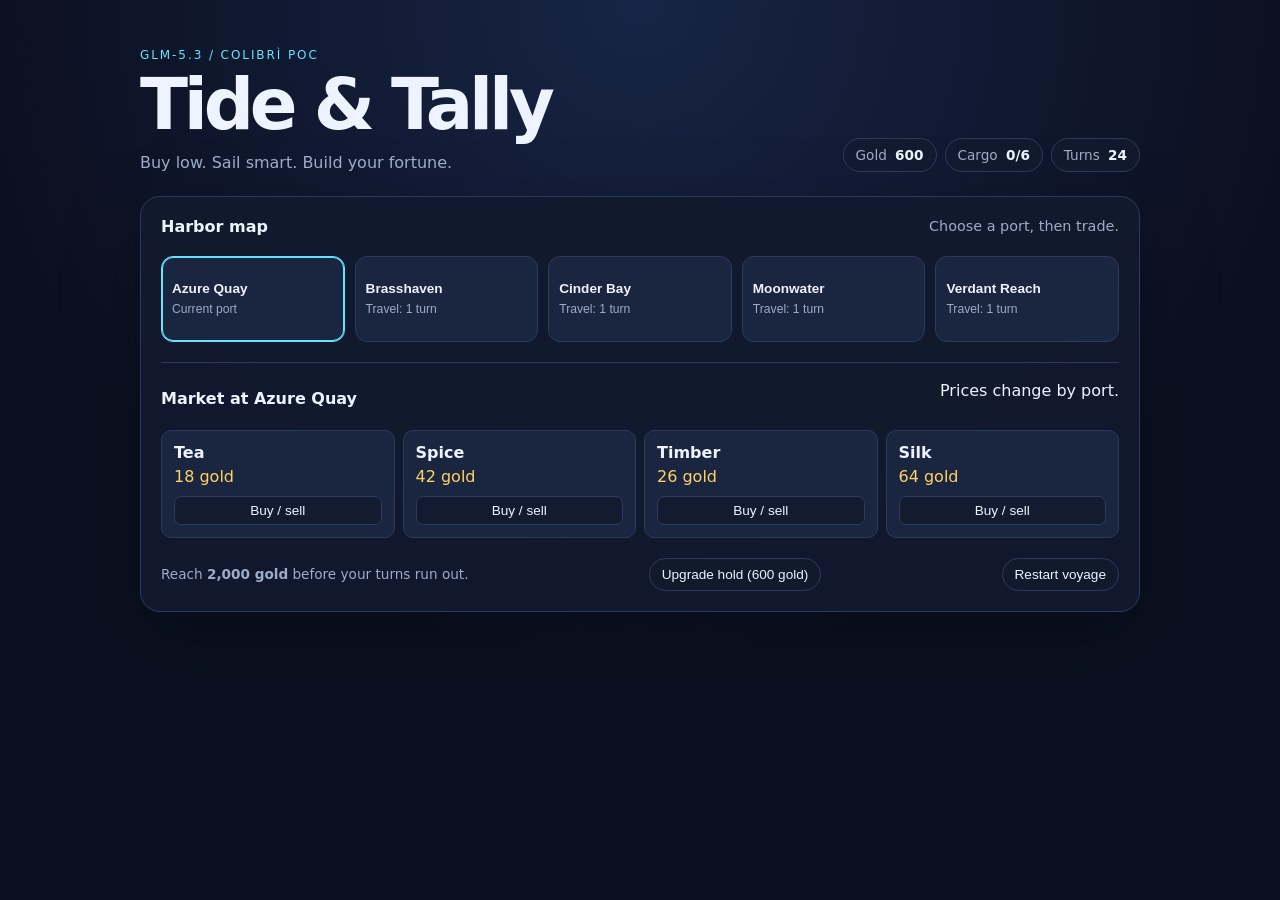
<file: index.html>
<!doctype html>
<html lang="en">
<head>
  <meta charset="utf-8">
  <meta name="viewport" content="width=device-width, initial-scale=1">
  <meta name="description" content="Tide &amp; Tally is a dependency-free browser merchant trading game and local AI coding benchmark for GLM-5.3-Flash and Colibrì.">
  <meta name="keywords" content="merchant trading game, browser game, JavaScript game, local AI coding benchmark, GLM-5.3-Flash, Colibrì">
  <meta property="og:title" content="Tide &amp; Tally: The Model Harbor">
  <meta property="og:description" content="Buy low, sail smart, and test how local AI models build a small browser game.">
  <meta property="og:type" content="website">
  <title>Tide &amp; Tally: The Model Harbor</title>
  <link rel="stylesheet" href="style.css">
</head>
<body>
  <main class="shell">
    <header class="header">
      <div>
        <p class="eyebrow">GLM-5.3 / Colibrì POC</p>
        <h1>Tide &amp; Tally</h1>
        <p class="lede">Buy low. Sail smart. Build your fortune.</p>
      </div>
      <div class="stats" aria-label="Game status">
        <span>Gold <strong id="gold">600</strong></span>
        <span>Cargo <strong id="cargo">0/6</strong></span>
        <span>Turns <strong id="turns">24</strong></span>
      </div>
    </header>

    <section class="game-panel" aria-labelledby="game-heading">
      <div class="panel-row">
        <h2 id="game-heading">Harbor map</h2>
        <p id="message" role="status">Choose a port, then trade.</p>
      </div>
      <div id="board" class="board" role="application" aria-label="Tide &amp; Tally port map"></div>
      <section class="market" aria-labelledby="market-heading">
        <div class="panel-row"><h2 id="market-heading">Market at <span id="port-name">Azure Quay</span></h2><p>Prices change by port.</p></div>
        <div id="market-list" class="market-list"></div>
      </section>
      <div class="controls">
        <span>Reach <strong>2,000 gold</strong> before your turns run out.</span>
        <button id="upgrade" type="button">Upgrade ship</button>
        <button id="restart" type="button">Restart voyage</button>
      </div>
    </section>
  </main>
  <script src="game.js"></script>
</body>
</html>
</file>
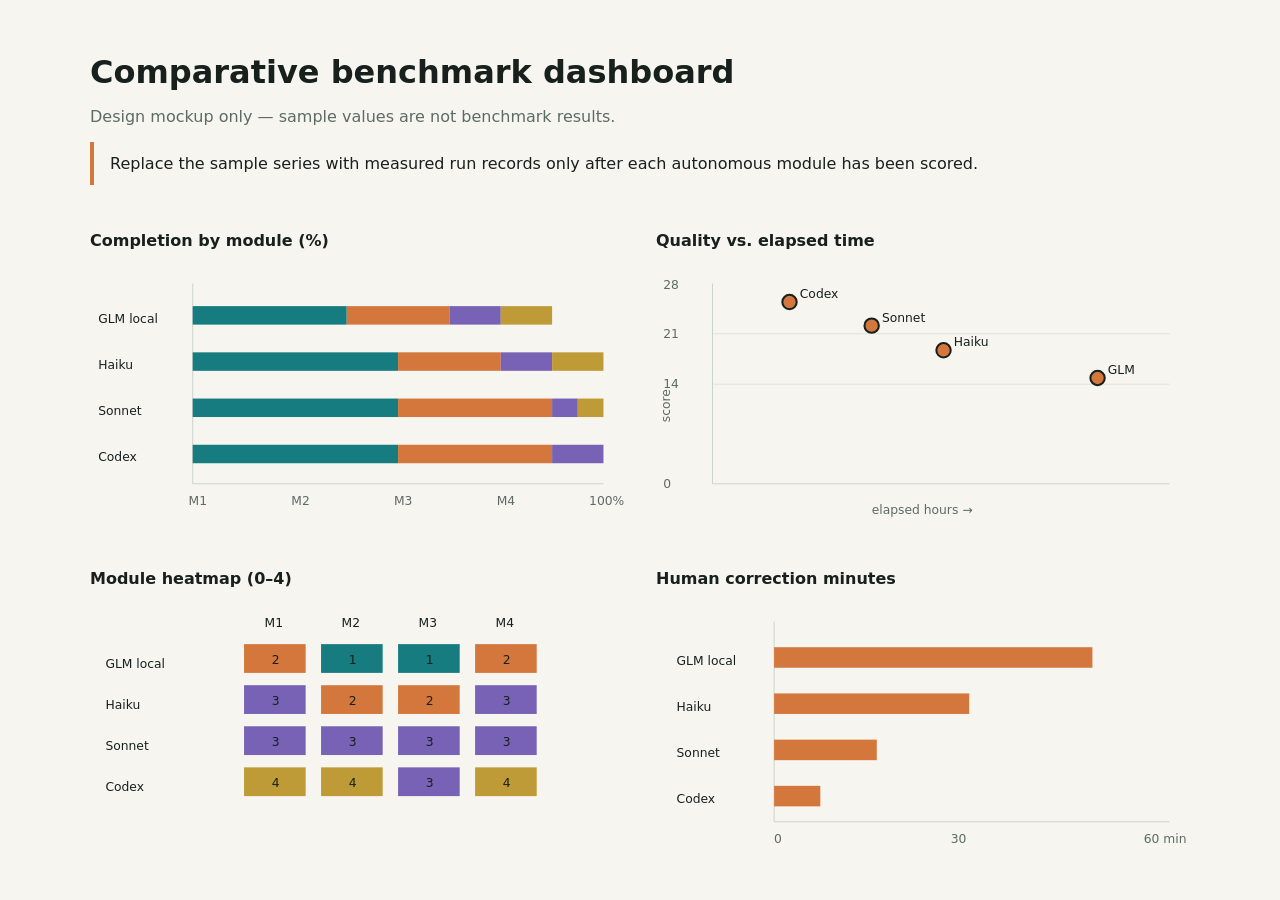
<file: results/benchmark-dashboard.html>
<!doctype html>
<html lang="en">
<meta charset="utf-8">
<meta name="viewport" content="width=device-width, initial-scale=1">
<title>Tide &amp; Tally benchmark dashboard mockup</title>
<style>
  :root { color-scheme: light dark; font-family: system-ui, sans-serif; --bg: light-dark(#f7f5ef, #171918); --fg: light-dark(#17201d, #edf2ee); --muted: light-dark(#5d6b65, #aab9b1); --line: light-dark(#ccd4ce, #3b4741); --one: #167c80; --two: #d4773c; --three: #7762b5; --four: #bf9b37; }
  body { margin: 0; padding: 2rem; background: var(--bg); color: var(--fg); }
  main { max-width: 1100px; margin: auto; }
  h1 { margin-bottom: .25rem; } p { color: var(--muted); }
  .notice { border-left: 4px solid var(--two); padding: .75rem 1rem; margin: 1rem 0 2rem; }
  .grid { display: grid; grid-template-columns: repeat(2, minmax(0, 1fr)); gap: 2rem; }
  section { min-width: 0; } h2 { font-size: 1rem; }
  svg { width: 100%; height: auto; overflow: visible; }
  .axis, .gridline { stroke: var(--line); stroke-width: 1; } .gridline { opacity: .55; }
  text { fill: var(--fg); font-size: 12px; } .muted { fill: var(--muted); }
  .bar.one, .cell.one { fill: var(--one); } .bar.two, .cell.two { fill: var(--two); } .bar.three, .cell.three { fill: var(--three); } .bar.four, .cell.four { fill: var(--four); }
  .dot { fill: var(--two); stroke: var(--fg); stroke-width: 2; } .line { stroke: var(--one); stroke-width: 3; fill: none; }
  @media (max-width: 720px) { body { padding: 1rem; } .grid { grid-template-columns: 1fr; } }
</style>
<main>
  <h1>Comparative benchmark dashboard</h1>
  <p>Design mockup only — sample values are not benchmark results.</p>
  <div class="notice">Replace the sample series with measured run records only after each autonomous module has been scored.</div>
  <div class="grid">
    <section><h2>Completion by module (%)</h2><svg viewBox="0 0 520 250" role="img" aria-label="Illustrative completion bars by model and module">
      <line class="axis" x1="100" y1="20" x2="100" y2="215"/><line class="axis" x1="100" y1="215" x2="500" y2="215"/>
      <text x="8" y="58">GLM local</text><text x="8" y="103">Haiku</text><text x="8" y="148">Sonnet</text><text x="8" y="193">Codex</text>
      <rect class="bar one" x="100" y="42" width="150" height="18"/><rect class="bar two" x="250" y="42" width="100" height="18"/><rect class="bar three" x="350" y="42" width="50" height="18"/><rect class="bar four" x="400" y="42" width="50" height="18"/>
      <rect class="bar one" x="100" y="87" width="200" height="18"/><rect class="bar two" x="300" y="87" width="100" height="18"/><rect class="bar three" x="400" y="87" width="50" height="18"/><rect class="bar four" x="450" y="87" width="50" height="18"/>
      <rect class="bar one" x="100" y="132" width="200" height="18"/><rect class="bar two" x="300" y="132" width="150" height="18"/><rect class="bar three" x="450" y="132" width="25" height="18"/><rect class="bar four" x="475" y="132" width="25" height="18"/>
      <rect class="bar one" x="100" y="177" width="200" height="18"/><rect class="bar two" x="300" y="177" width="150" height="18"/><rect class="bar three" x="450" y="177" width="50" height="18"/>
      <text class="muted" x="96" y="236">M1</text><text class="muted" x="196" y="236">M2</text><text class="muted" x="296" y="236">M3</text><text class="muted" x="396" y="236">M4</text><text class="muted" x="486" y="236">100%</text>
    </svg></section>
    <section><h2>Quality vs. elapsed time</h2><svg viewBox="0 0 520 250" role="img" aria-label="Illustrative quality score versus elapsed hours">
      <line class="axis" x1="55" y1="20" x2="55" y2="215"/><line class="axis" x1="55" y1="215" x2="500" y2="215"/><line class="gridline" x1="55" y1="118" x2="500" y2="118"/><line class="gridline" x1="55" y1="69" x2="500" y2="69"/>
      <text class="muted" x="7" y="219">0</text><text class="muted" x="7" y="122">14</text><text class="muted" x="7" y="73">21</text><text class="muted" x="7" y="25">28</text><text class="muted" x="210" y="244">elapsed hours →</text><text class="muted" transform="translate(14 155) rotate(-90)">score</text>
      <circle class="dot" cx="430" cy="112" r="7"/><text x="440" y="108">GLM</text><circle class="dot" cx="280" cy="85" r="7"/><text x="290" y="81">Haiku</text><circle class="dot" cx="210" cy="61" r="7"/><text x="220" y="57">Sonnet</text><circle class="dot" cx="130" cy="38" r="7"/><text x="140" y="34">Codex</text>
    </svg></section>
    <section><h2>Module heatmap (0–4)</h2><svg viewBox="0 0 520 250" role="img" aria-label="Illustrative module score heatmap">
      <text x="170" y="25">M1</text><text x="245" y="25">M2</text><text x="320" y="25">M3</text><text x="395" y="25">M4</text><text x="15" y="65">GLM local</text><text x="15" y="105">Haiku</text><text x="15" y="145">Sonnet</text><text x="15" y="185">Codex</text>
      <rect class="cell two" x="150" y="42" width="60" height="28"/><rect class="cell one" x="225" y="42" width="60" height="28"/><rect class="cell one" x="300" y="42" width="60" height="28"/><rect class="cell two" x="375" y="42" width="60" height="28"/>
      <rect class="cell three" x="150" y="82" width="60" height="28"/><rect class="cell two" x="225" y="82" width="60" height="28"/><rect class="cell two" x="300" y="82" width="60" height="28"/><rect class="cell three" x="375" y="82" width="60" height="28"/>
      <rect class="cell three" x="150" y="122" width="60" height="28"/><rect class="cell three" x="225" y="122" width="60" height="28"/><rect class="cell three" x="300" y="122" width="60" height="28"/><rect class="cell three" x="375" y="122" width="60" height="28"/>
      <rect class="cell four" x="150" y="162" width="60" height="28"/><rect class="cell four" x="225" y="162" width="60" height="28"/><rect class="cell three" x="300" y="162" width="60" height="28"/><rect class="cell four" x="375" y="162" width="60" height="28"/>
      <text x="177" y="61">2</text><text x="252" y="61">1</text><text x="327" y="61">1</text><text x="402" y="61">2</text><text x="177" y="101">3</text><text x="252" y="101">2</text><text x="327" y="101">2</text><text x="402" y="101">3</text><text x="177" y="141">3</text><text x="252" y="141">3</text><text x="327" y="141">3</text><text x="402" y="141">3</text><text x="177" y="181">4</text><text x="252" y="181">4</text><text x="327" y="181">3</text><text x="402" y="181">4</text>
    </svg></section>
    <section><h2>Human correction minutes</h2><svg viewBox="0 0 520 250" role="img" aria-label="Illustrative human correction time bars">
      <line class="axis" x1="115" y1="20" x2="115" y2="215"/><line class="axis" x1="115" y1="215" x2="500" y2="215"/>
      <text x="20" y="62">GLM local</text><text x="20" y="107">Haiku</text><text x="20" y="152">Sonnet</text><text x="20" y="197">Codex</text>
      <rect class="bar two" x="115" y="45" width="310" height="20"/><rect class="bar two" x="115" y="90" width="190" height="20"/><rect class="bar two" x="115" y="135" width="100" height="20"/><rect class="bar two" x="115" y="180" width="45" height="20"/>
      <text class="muted" x="115" y="236">0</text><text class="muted" x="287" y="236">30</text><text class="muted" x="475" y="236">60 min</text>
    </svg></section>
  </div>
</main>
</html>
</file>
<file: style.css>
:root {
  color-scheme: dark;
  --bg: #0b1020;
  --surface: #121a2e;
  --surface-2: #1a2540;
  --text: #edf3ff;
  --muted: #9eacc7;
  --cyan: #66e3ff;
  --pink: #ff78c8;
  --yellow: #ffd166;
  --red: #ff6b7d;
  font-family: Inter, ui-sans-serif, system-ui, -apple-system, BlinkMacSystemFont, sans-serif;
}

* { box-sizing: border-box; }
body { margin: 0; min-height: 100vh; background: radial-gradient(circle at top, #172445, var(--bg) 60%); color: var(--text); }
.shell { width: min(1000px, calc(100% - 32px)); margin: 0 auto; padding: 48px 0; }
.header { display: flex; justify-content: space-between; gap: 24px; align-items: end; margin-bottom: 24px; }
.eyebrow { color: var(--cyan); font-size: .75rem; letter-spacing: .16em; text-transform: uppercase; margin: 0 0 10px; }
h1, h2, p { margin-top: 0; }
h1 { font-size: clamp(2rem, 6vw, 4.4rem); line-height: .95; margin-bottom: 14px; letter-spacing: -.06em; }
.lede { color: var(--muted); margin-bottom: 0; }
.stats { display: flex; flex-wrap: wrap; gap: 8px; justify-content: end; }
.stats span, button { border: 1px solid #2c3b5d; background: rgba(18, 26, 46, .86); border-radius: 999px; padding: 8px 12px; color: var(--muted); font-size: .85rem; }
.stats strong { color: var(--text); margin-left: 4px; }
.game-panel { background: rgba(18, 26, 46, .92); border: 1px solid #2c3b5d; border-radius: 20px; padding: 20px; box-shadow: 0 24px 80px rgba(0, 0, 0, .25); }
.panel-row, .controls { display: flex; justify-content: space-between; gap: 16px; align-items: center; }
h2 { font-size: 1rem; margin-bottom: 0; }
#message { color: var(--muted); font-size: .9rem; margin-bottom: 0; text-align: right; }
.board { display: grid; grid-template-columns: repeat(5, 1fr); gap: 10px; margin: 20px 0; }
.port { border: 1px solid #2c3b5d; background: var(--surface-2); color: var(--text); border-radius: 12px; padding: 14px 10px; cursor: pointer; text-align: left; min-height: 86px; }
.port:hover, .port:focus-visible, .port.current { border-color: var(--cyan); outline: none; }
.port.current { box-shadow: inset 0 0 0 1px var(--cyan); }
.port-name { display: block; font-weight: 600; margin-bottom: 6px; }
.port-meta { display: block; color: var(--muted); font-size: .76rem; }
.market { border-top: 1px solid #2c3b5d; padding-top: 18px; }
.market-list { display: grid; grid-template-columns: repeat(4, 1fr); gap: 8px; margin: 14px 0 20px; }
.good { background: var(--surface-2); border: 1px solid #2c3b5d; border-radius: 10px; padding: 12px; }
.good-name { display: block; font-weight: 600; }
.good-price { display: block; color: var(--yellow); margin: 5px 0 10px; }
.good button { width: 100%; border-radius: 7px; padding: 6px 8px; }
.controls { color: var(--muted); font-size: .85rem; }
kbd { border: 1px solid #405174; background: #0b1020; color: var(--text); border-radius: 4px; padding: 2px 6px; margin-left: 4px; font-size: .75rem; }
button { cursor: pointer; color: var(--text); }
button:hover, button:focus-visible { border-color: var(--cyan); outline: none; }
@media (max-width: 680px) { .header, .panel-row, .controls { align-items: start; flex-direction: column; } .stats { justify-content: start; } #message { text-align: left; } .board, .market-list { grid-template-columns: repeat(2, 1fr); } }
</file>
